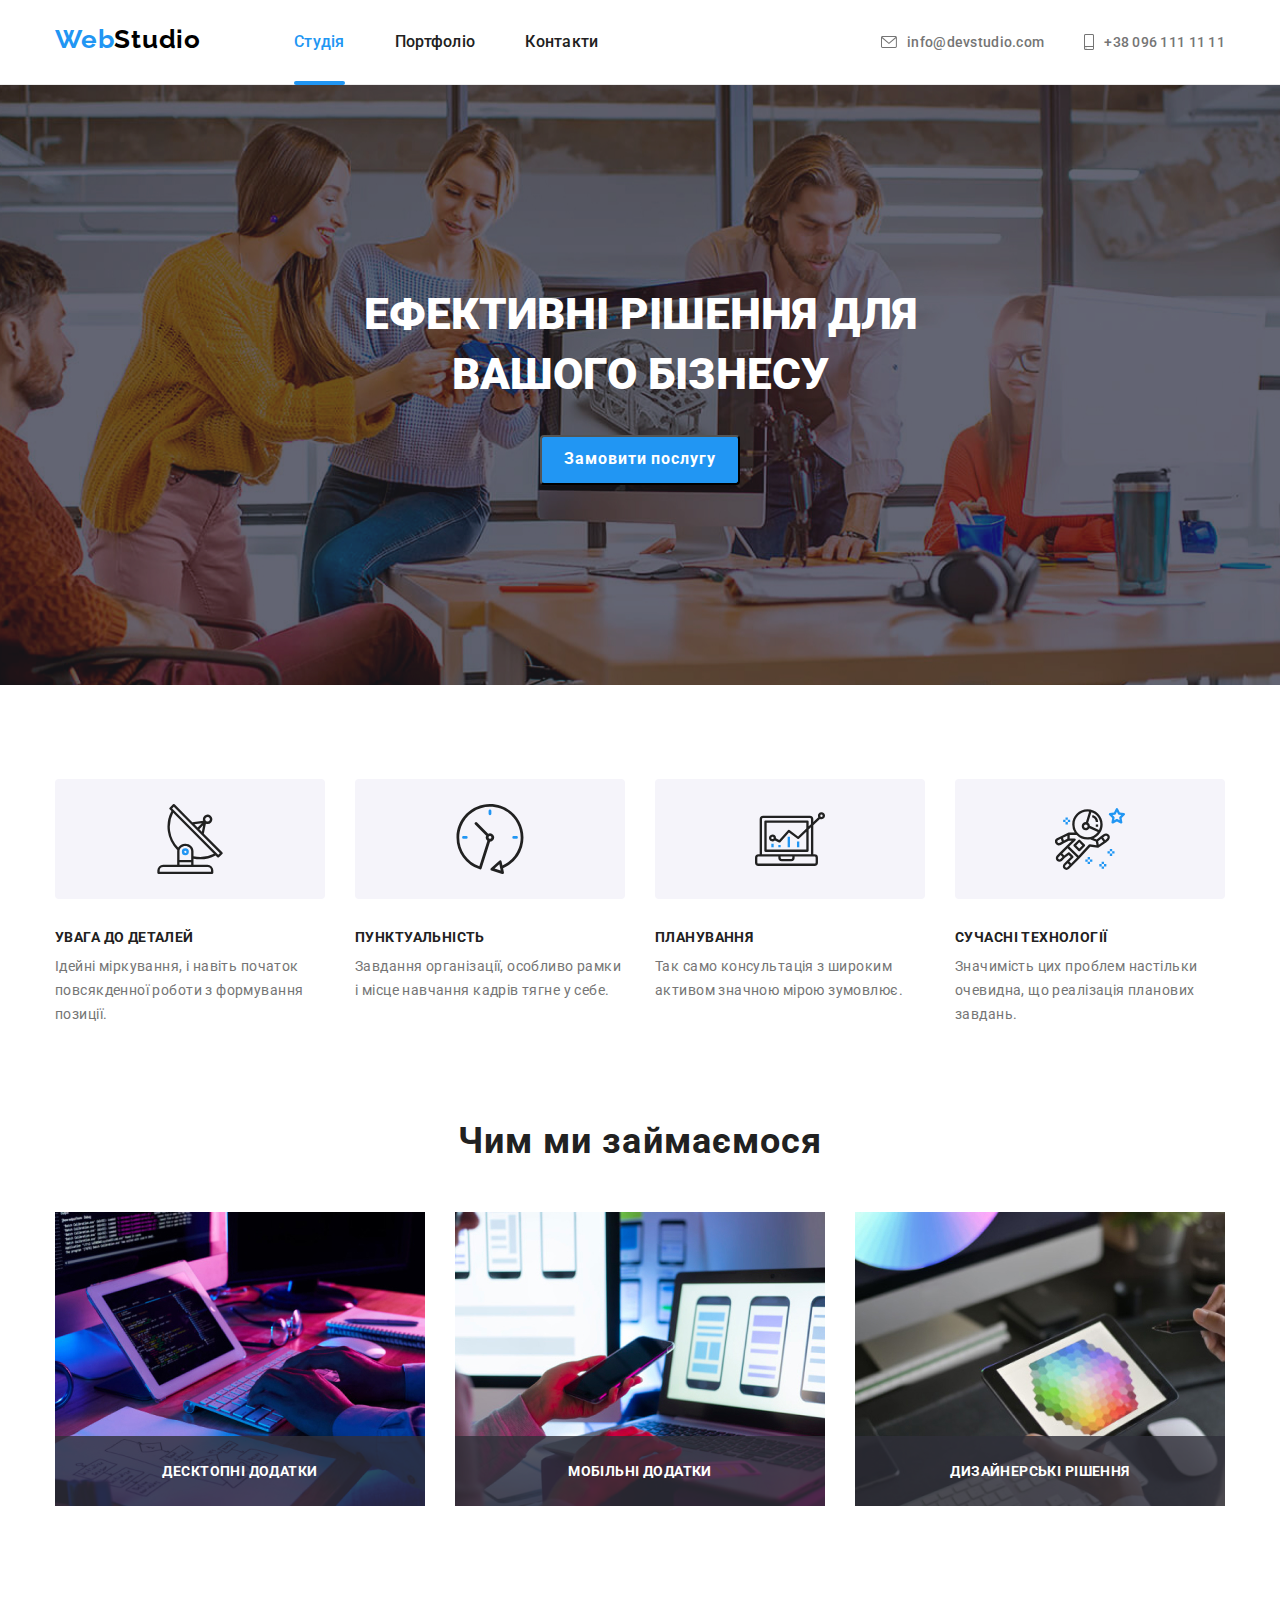
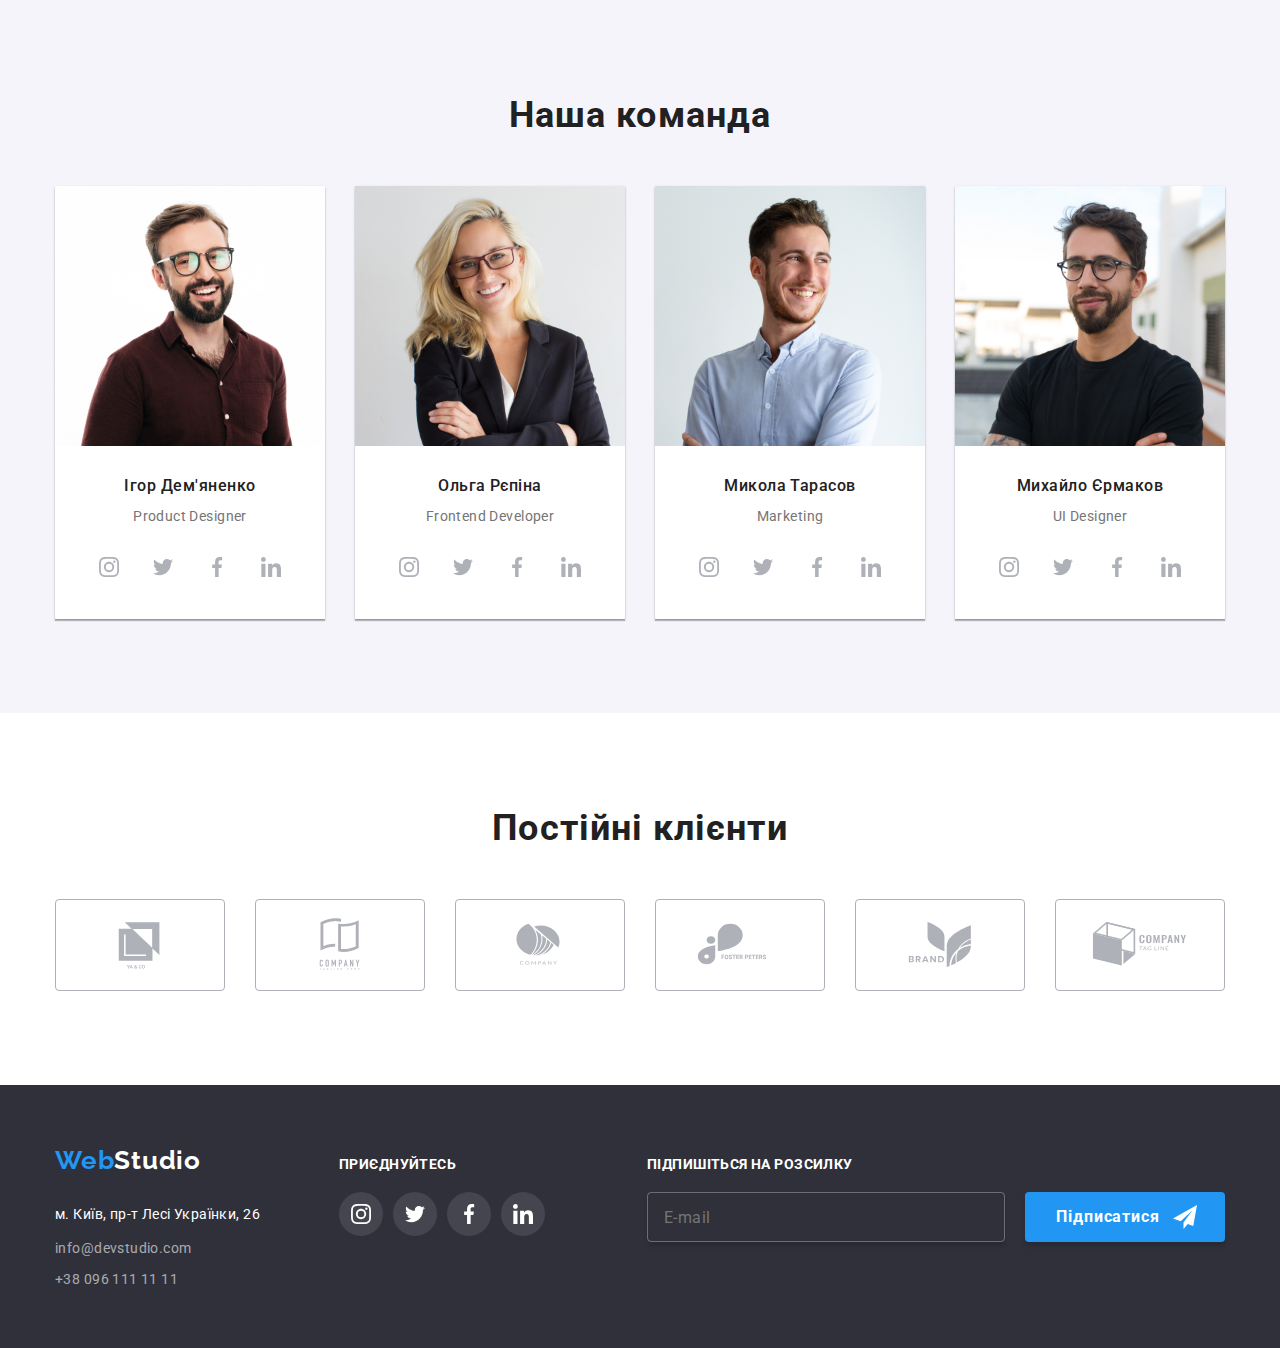
<file: index.html>
<!DOCTYPE html>
<html lang="uk">

<head>
  <meta charset="UTF-8">
  <meta name="viewport" content="width=device-width, initial-scale=1.0">
  <title>Web studio</title>
  <!-- Project-fonts -->
  <link rel="preconnect" href="https://fonts.googleapis.com">
  <link rel="preconnect" href="https://fonts.gstatic.com" crossorigin>
  <link href="https://fonts.googleapis.com/css2?family=Raleway:wght@700&family=Roboto:wght@400;500;700;900&display=swap"
    rel="stylesheet">
  <!-- Normalize -->
  <link rel="stylesheet"
    href="https://cdnjs.cloudflare.com/ajax/libs/modern-normalize/1.0.0/modern-normalize.min.css" />
  <!-- Custom-styles -->
  <link rel="stylesheet" href="./css/styles.css">
</head>

<body>
  <!-- Header -->
  <header class="header">
    <div class="container header-container">
      <nav class="navgition">
        <a class="logo-link" href="./index.html">Web<span class="logo-span">Studio</span></a>
        <ul class="list-item">
          <li class="item-navigation"><a class="link-navigation activate current" href="./index.html">Студія</a></li>
          <li class="item-navigation"><a class="link-navigation" href="./portfolio.html">Портфоліо</a></li>
          <li class="item-navigation"><a class="link-navigation" href="">Контакти</a></li>
        </ul>
      </nav>
      <!-- Header-contacts -->
      <ul class="list-contacts">
        <li class="item-navigation-contacts">
          <a class="link-contacts" href="mailto:info@devstudio.com">
            <svg class="header-icons" width="16" height="12">
              <use href="./images/icons.svg#icon-envelope"></use>
            </svg>
            info@devstudio.com</a>
        </li>
        <li class="item-navigation-contacts">
          <a class="link-contacts" href="tel:+380961111111">
            <svg class="header-icons" width="10" height="16">
              <use href="./images/icons.svg#icon-smartphone"></use>
            </svg>+38 096 111 11 11</a>
        </li>
      </ul>
    </div>
  </header>
  <main>
    <!-- Section-hero -->
    <section class="hero">
      <div class="container hero-container">
        <h1 class="hero-title">Ефективні рішення для вашого бізнесу</h1>
        <button class="btn" type="button" data-modal-open>Замовити послугу</button>
        <div class="backdrop is-hidden" data-modal>
          <div class="modal-wraper">
            <button class="modal-btn" data-modal-close>
              <svg class="icons-modal" width="18" height="18">
                <use href="./images/icons.svg#icon-close-black"></use>
              </svg>
            </button>
            <form class="modal-form">
              <p class="form-modal-title">Залиште свої дані, ми вам передзвонимо</p>
              <div class="form-field">
                <label class="modal-form-label" for="user-name">Ім'я</label>
                <input class="modal-form-input" type="text" name="user-name" id="user-name">
                <svg class="modal-form-icons" width="18" height="18">
                  <use href="./images/icons.svg#icon-person-black-icon"></use>
                </svg>
              </div>
              <div class="form-field">
                <label class="modal-form-label" for="phone">Телефон</label>
                <input class="modal-form-input" type="tel" name="phone" id="phone">
                <svg class="modal-form-icons" width="18" height="18">
                  <use href="./images/icons.svg#icon-phone-black-icon"></use>
                </svg>
              </div>
              <div class="form-field">
                <label class="modal-form-label" for="email">Пошта</label>
                <input class="modal-form-input" type="email" name="email" id="email">
                <svg class="modal-form-icons" width="18" height="18">
                  <use href="./images/icons.svg#icon-email-icon"></use>
                </svg>
              </div>
              <div class="form-field">
                <label class="modal-form-label" for="textarea">Коментар</label>
                <textarea class="modal-form-text" name="Коментар" cols="30" rows="10" id="textarea"
                  placeholder="Введіть текст"></textarea>
              </div>
              <label class="form-policy-group">
                <input class="checkbox" name="checkbox" type="checkbox">
                <span class="icon-checkbox"></span>
                <span class="custom-checkbox">
                  <svg class="custom-checkbox-icon" width="16" height="15">
                    <use href="./images/icons.svg#icon-check"></use>
                  </svg>
                </span>
                <span class="form-policy-desc">Погоджуюся з розсилкою та приймаю</span>
                <a class="form-policy-link" href="">
                  Умови
                  договору</a>
              </label>
              <button class="btn-modal-form" type="submit">Відправити</button>
            </form>
          </div>
        </div>
      </div>
    </section>
    <!-- Section-features -->
    <section class="section features">
      <div class="container">
        <ul class="list-features">
          <li class="features-group">
            <div class="features-item">
              <svg class="features-icons" width="70" height="70">
                <use href="./images/icons.svg#icon-antenna"></use>
              </svg>
            </div>
            <h3 class="uppertitle">УВАГА ДО ДЕТАЛЕЙ</h3>
            <p class="subtitle">Ідейні міркування, і навіть початок повсякденної роботи з формування позиції.</p>
          </li>
          <li class="features-group">
            <div class="features-item">
              <svg class="features-icons" width="70" height="70">
                <use href="./images/icons.svg#icon-clock"></use>
              </svg>
            </div>
            <h3 class="uppertitle">ПУНКТУАЛЬНІСТЬ</h3>
            <p class="subtitle">Завдання організації, особливо рамки і місце навчання кадрів тягне у себе.</p>
          </li>
          <li class="features-group">
            <div class="features-item">
              <svg class="features-icons" width="70" height="70">
                <use href="./images/icons.svg#icon-diagram"></use>
              </svg>
            </div>
            <h3 class="uppertitle">ПЛАНУВАННЯ</h3>
            <p class="subtitle">Так само консультація з широким активом значною мірою зумовлює.</p>
          </li>
          <li class="features-group">
            <div class="features-item">
              <svg class="features-icons" width="70" height="70">
                <use href="./images/icons.svg#icon-astronaut"></use>
              </svg>
            </div>
            <h3 class="uppertitle">СУЧАСНІ ТЕХНОЛОГІЇ</h3>
            <p class="subtitle">Значимість цих проблем настільки очевидна, що реалізація планових завдань.</p>
          </li>
        </ul>
      </div>
    </section>
    <!-- Section-gallery -->
    <section class="section gallery">
      <div class="container">
        <h2 class="title">Чим ми займаємося</h2>
        <ul class="list-gallery">
          <li class="gallery-item"><img class="gallery-card" src="./images/gallery-img-1.jpg" alt="пише код на планшеті"
              width="370" height="294">
            <p class="gallery-title">Десктопні додатки</p>
          </li>
          <li class="gallery-item"><img class="gallery-card" src="./images/gallery-img-2.jpg"
              alt="пише код для android або ios" width="370" height="294">
            <p class="gallery-title">Мобільні додатки</p>
          </li>
          <li class="gallery-item"><img class="gallery-card" src="./images/gallery-img-3.jpg" alt="стилизуе код"
              width="370" height="294">
            <p class="gallery-title">Дизайнерські рішення
            </p>
          </li>
        </ul>
      </div>
    </section>
    <!-- Section-team -->
    <section class="section team">
      <div class="container team">
        <h2 class="title">Наша команда</h2>
        <ul class="list-team">
          <li class="item-navigation-team">
            <img class="team-img" src="./images/team-img-1.jpg" alt="Ігор Дем'яненко" width="270" height="260">
            <div class="team-card">
              <h3 class="uppertitle-team">Ігор Дем'яненко</h3>
              <p class="subtitle-team">Product Designer</p>
              <ul class="socials-list">
                <li class="socials-item">
                  <a class="socials-link" href="" target="_blank" aria-label="instagram">
                    <svg class="socials-icons" width="20" height="20">
                      <use href="./images/icons.svg#icon-instagram"></use>
                    </svg>
                  </a>
                </li>
                <li class="socials-item">
                  <a class="socials-link" href="" target="_blank" aria-label="twitter">
                    <svg class="socials-icons" width="20" height="20">
                      <use href="./images/icons.svg#icon-twitter"></use>
                    </svg>
                  </a>
                </li>
                <li class="socials-item">
                  <a class="socials-link" href="" target="_blank" aria-label="facebook">
                    <svg class="socials-icons" width="20" height="20">
                      <use href="./images/icons.svg#icon-facebook"></use>
                    </svg>
                  </a>
                </li>
                <li class="socials-item">
                  <a class="socials-link" href="" target="_blank" aria-label="linkedin">
                    <svg class="socials-icons" width="20" height="20">
                      <use href="./images/icons.svg#icon-linkedin"></use>
                    </svg>
                  </a>
                </li>
              </ul>
            </div>
          </li>
          <li class="item-navigation-team">
            <img class="team-img" src="./images/team-img-2.jpg" alt="Ольга Рєпіна" width="270" height="260">
            <div class="team-card">
              <h3 class="uppertitle-team">Ольга Рєпіна</h3>
              <p class="subtitle-team">Frontend Developer</p>
              <ul class="socials-list">
                <li class="socials-item">
                  <a class="socials-link" href="" target="_blank" aria-label="instagram">
                    <svg class="socials-icons" width="20" height="20">
                      <use href="./images/icons.svg#icon-instagram"></use>
                    </svg>
                  </a>
                </li>
                <li class="socials-item">
                  <a class="socials-link" href="" target="_blank" aria-label="twitter">
                    <svg class="socials-icons" width="20" height="20">
                      <use href="./images/icons.svg#icon-twitter"></use>
                    </svg>
                  </a>
                </li>
                <li class="socials-item">
                  <a class="socials-link" href="" target="_blank" aria-label="facebook">
                    <svg class="socials-icons" width="20" height="20">
                      <use href="./images/icons.svg#icon-facebook"></use>
                    </svg>
                  </a>
                </li>
                <li class="socials-item">
                  <a class="socials-link" href="" target="_blank" aria-label="linkedin">
                    <svg class="socials-icons" width="20" height="20">
                      <use href="./images/icons.svg#icon-linkedin"></use>
                    </svg>
                  </a>
                </li>
              </ul>
            </div>
          </li>
          <li class="item-navigation-team">
            <img class="team-img" src="./images/team-img-3.jpg" alt="Микола Тарасов" width="270" height="260">
            <div class="team-card">
              <h3 class="uppertitle-team">Микола Тарасов</h3>
              <p class="subtitle-team">Marketing</p>
              <ul class="socials-list">
                <li class="socials-item">
                  <a class="socials-link" href="" target="_blank" aria-label="instagram">
                    <svg class="socials-icons" width="20" height="20">
                      <use href="./images/icons.svg#icon-instagram"></use>
                    </svg>
                  </a>
                </li>
                <li class="socials-item">
                  <a class="socials-link" href="" target="_blank" aria-label="twitter">
                    <svg class="socials-icons" width="20" height="20">
                      <use href="./images/icons.svg#icon-twitter"></use>
                    </svg>
                  </a>
                </li>
                <li class="socials-item">
                  <a class="socials-link" href="" target="_blank" aria-label="facebook">
                    <svg class="socials-icons" width="20" height="20">
                      <use href="./images/icons.svg#icon-facebook"></use>
                    </svg>
                  </a>
                </li>
                <li class="socials-item">
                  <a class="socials-link" href="" target="_blank" aria-label="linkedin">
                    <svg class="socials-icons" width="20" height="20">
                      <use href="./images/icons.svg#icon-linkedin"></use>
                    </svg>
                  </a>
                </li>
              </ul>
            </div>
          </li>
          <li class="item-navigation-team">
            <img class="team-img" src="./images/team-img-4.jpg" alt="Михайло Єрмаков" width="270" height="260">
            <div class="team-card">
              <h3 class="uppertitle-team">Михайло Єрмаков</h3>
              <p class="subtitle-team">UI Designer</p>
              <ul class="socials-list">
                <li class="socials-item">
                  <a class="socials-link" href="" target="_blank" aria-label="instagram">
                    <svg class="socials-icons" width="20" height="20">
                      <use href="./images/icons.svg#icon-instagram"></use>
                    </svg>
                  </a>
                </li>
                <li class="socials-item">
                  <a class="socials-link" href="" target="_blank" aria-label="twitter">
                    <svg class="socials-icons" width="20" height="20">
                      <use href="./images/icons.svg#icon-twitter"></use>
                    </svg>
                  </a>
                </li>
                <li class="socials-item">
                  <a class="socials-link" href="" target="_blank" aria-label="facebook">
                    <svg class="socials-icons" width="20" height="20">
                      <use href="./images/icons.svg#icon-facebook"></use>
                    </svg>
                  </a>
                </li>
                <li class="socials-item">
                  <a class="socials-link" href="" target="_blank" aria-label="linkedin">
                    <svg class="socials-icons" width="20" height="20">
                      <use href="./images/icons.svg#icon-linkedin"></use>
                    </svg>
                  </a>
                </li>
              </ul>
            </div>
          </li>
        </ul>
      </div>
    </section>
    <!-- Section-clients -->
    <section class="section clients">
      <div class="container">
        <h2 class="clients-title">Постійні клієнти</h2>
        <ul class="clients-list">
          <li class="clients-item"><a class="clients-link" href="">
              <svg class="cliens-icons" width="106" height="60">
                <use href="./images/icons.svg#icon-client-1"></use>
              </svg>
            </a>
          </li>
          <li class="clients-item"><a class="clients-link" href="">
              <svg class="cliens-icons" width="106" height="60">
                <use href="./images/icons.svg#icon-client-2"></use>
              </svg>
            </a>
          </li>
          <li class="clients-item"><a class="clients-link" href="">
              <svg class="cliens-icons" width="106" height="60">
                <use href="./images/icons.svg#icon-client-3"></use>
              </svg>
            </a>
          </li>
          <li class="clients-item"><a class="clients-link" href="">
              <svg class="cliens-icons" width="106" height="60">
                <use href="./images/icons.svg#icon-client-4"></use>
              </svg>
            </a>
          </li>
          <li class="clients-item"><a class="clients-link" href="">
              <svg class="cliens-icons" width="106" height="60">
                <use href="./images/icons.svg#icon-client-5"></use>
              </svg>
            </a>
          </li>
          <li class="clients-item"><a class="clients-link" href="">
              <svg class="cliens-icons" width="106" height="60">
                <use href="./images/icons.svg#icon-client-6"></use>
              </svg>
            </a>
          </li>
        </ul>
      </div>
    </section>
  </main>
  <!-- Footer -->
  <footer class="footer">
    <div class="container footer-socials">
      <div class="footer-container">
        <a class="logo-link-footer" href="./index.html">Web<span class="logo-footer-span">Studio</span></a>
        <address>
          <!-- Adrdress-footer -->
          <p class="address">м. Київ, пр-т Лесі Українки, 26</p>
          <ul class="list">
            <li class="address-item-navigation"> <a class="link-footer"
                href="mailto:info@devstudio.com">info@devstudio.com</a></li>
            <li class="address-item-navigation"> <a class="link-footer" href="tel:+380961111111">+38 096 111 11 11</a>
            </li>
          </ul>
        </address>
      </div>
      <!-- Footer-socials-icons -->
      <div class="footer-container-icons">
        <p class="uppertitle-socials">приєднуйтесь</p>
        <ul class="footer-icons-list">
          <li class="footer-icons-item">
            <a class="footer-link-icons" href="" target="_blank" aria-label="">
              <svg class="footer-icons" width="20" height="20">
                <use href="./images/icons.svg#icon-instagram"></use>
              </svg>
            </a>
          </li>
          <li class="footer-icons-item">
            <a class="footer-link-icons" href="" target="_blank" aria-label="">
              <svg class="footer-icons" width="20" height="20">
                <use href="./images/icons.svg#icon-twitter"></use>
              </svg>
            </a>
          </li>
          <li class="footer-icons-item">
            <a class="footer-link-icons" href="" target="_blank" aria-label="">
              <svg class="footer-icons" width="20" height="20">
                <use href="./images/icons.svg#icon-facebook"></use>
              </svg>
            </a>
          </li>
          <li class="footer-icons-item">
            <a class="footer-link-icons" href="" target="_blank" aria-label="">
              <svg class="footer-icons" width="20" height="20">
                <use href="./images/icons.svg#icon-linkedin"></use>
              </svg>
            </a>
          </li>
        </ul>
      </div>
      <!-- Form footer -->
      <div class="form-footer">
        <p class="form-footer-title">Підпишіться на розсилку</p>
        <form class="subscription-form" name="subscription-form">
          <input class="form-input" type="email" name="email" placeholder="E-mail">
          <div class="btn-container">
            <button class="btn-subscription" type="submit">Підписатися</button>
            <svg class="subscription-icons" width="24" height="24">
              <use href="./images/icons.svg#icon-icon-send"></use>
            </svg>
          </div>
        </form>
      </div>
    </div>
  </footer>
  <script src="./js/modal.js"></script>
</body>

</html>
</file>
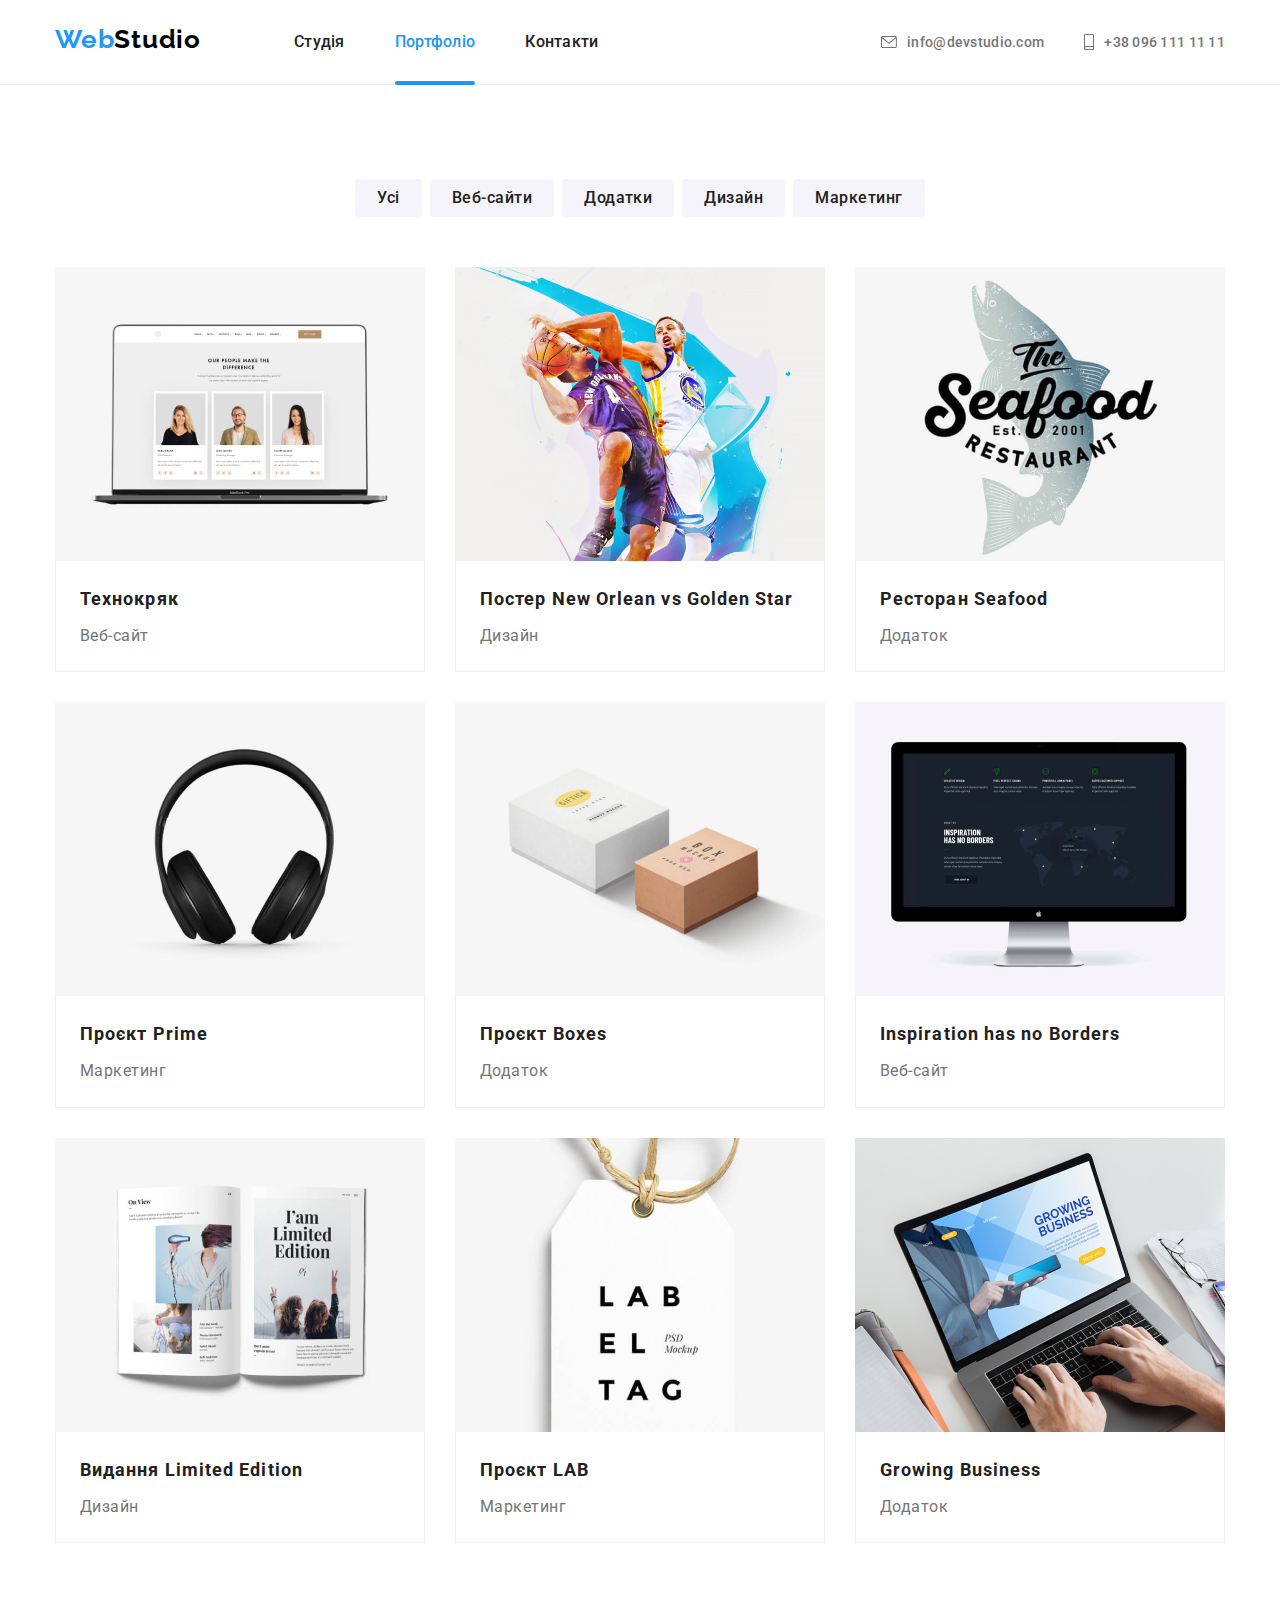
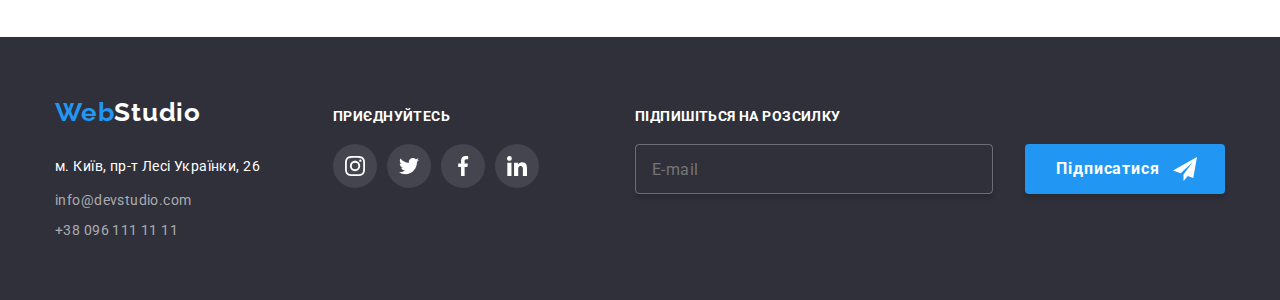
<file: portfolio.html>
<!DOCTYPE html>
<html lang="en">

<head>
  <meta charset="UTF-8">
  <meta name="viewport" content="width=device-width, initial-scale=1.0">
  <title>Web studio</title>
  <!-- Project-fonts -->
  <link rel="preconnect" href="https://fonts.googleapis.com">
  <link rel="preconnect" href="https://fonts.gstatic.com" crossorigin>
  <link href="https://fonts.googleapis.com/css2?family=Raleway:wght@700&family=Roboto:wght@400;500;700;900&display=swap"
    rel="stylesheet">
  <!-- Normalize -->
  <link rel="stylesheet"
    href="https://cdnjs.cloudflare.com/ajax/libs/modern-normalize/1.0.0/modern-normalize.min.css" />
  <!-- Custom-styles -->
  <link rel="stylesheet" href="./css/styles.css">
</head>

<body>
  <!-- Header -->
  <header class="header">
    <div class="container header-container">
      <nav class="navgition">
        <a class="logo-link" href="./index.html">Web<span class="logo-span">Studio</span></a>
        <ul class="list-item">
          <li class="item-navigation"><a class="link-navigation" href="./index.html">Студія</a></li>
          <li class="item-navigation"><a class="link-navigation activate current" href="./portfolio.html">Портфоліо</a>
          </li>
          <li class="item-navigation"><a class="link-navigation" href="">Контакти</a></li>
        </ul>
      </nav>
      <!-- Header-contacts -->
      <ul class="list-contacts">
        <li class="item-navigation-contacts">
          <a class="link-contacts" href="mailto:info@devstudio.com">
            <svg class="header-icons" width="16" height="12">
              <use href="./images/icons.svg#icon-envelope"></use>
            </svg>
            info@devstudio.com</a>
        </li>
        <li class="item-navigation-contacts">
          <a class="link-contacts" href="tel:+380961111111">
            <svg class="header-icons" width="10" height="16">
              <use href="./images/icons.svg#icon-smartphone"></use>
            </svg>+38 096 111 11 11</a>
        </li>
      </ul>
    </div>
  </header>

  <main>
    <!-- Section-portfolio -->
    <section class="section portfolio">
      <div class="container">
        <ul class="list-filters">
          <li class="title-btn"><button class="btn-filters" type="button">Усі</button></li>
          <li class="title-btn"><button class="btn-filters" type="button">Веб-сайти </button></li>
          <li class="title-btn"><button class="btn-filters" type="button">Додатки</button></li>
          <li class="title-btn"><button class="btn-filters" type="button">Дизайн</button></li>
          <li class="title-btn"><button class="btn-filters" type="button">Маркетинг</button></li>
        </ul>
        <ul class="list-portfolio">
          <li class="item-portfolio"> <a class="portfolio-link" href="">
              <div class="container-img">
                <img class="img-portfolio" src="./images/portfolio-img-1.jpg" alt="ноутбук" width="370" height="294">
                <p class="portfolio-title">Ресурс пропонує комплексні пропозиції з різним рівнем функціоналу та
                  сервісів.
                  Все це дозволить відвідувачу отримати вичерпні відомості про компанію чи приватну особу.</p>
              </div>
              <div class="item-pf">
                <h3 class="uppertitle-portfolio">Технокряк</h3>
                <p class="subtitle-portfolio">Веб-сайт</p>
              </div>
            </a>
          </li>
          <li class="item-portfolio"> <a class="portfolio-link" href="">
              <div class="container-img">
                <img class="img-portfolio" src="./images/portfolio-img-2.jpg" alt="двоє грають в баскетбол" width="370"
                  height="294">
                <p class="portfolio-title overlay">Ресурс пропонує комплексні пропозиції з різним рівнем функціоналу та
                  сервісів.
                  Все це дозволить відвідувачу отримати вичерпні відомості про компанію чи приватну особу.</p>
              </div>
              <div class="item-pf">
                <h3 class="uppertitle-portfolio">Постер New Orlean vs Golden Star</h3>
                <p class="subtitle-portfolio">Дизайн</p>
              </div>
            </a>
          </li>
          <li class="item-portfolio"> <a class="portfolio-link" href="">
              <div class="container-img">
                <img class="img-portfolio" src="./images/portfolio-img-3.jpg" alt="логотип ресторану з рибою"
                  width="370" height="294">
                <p class="portfolio-title overlay">Ресурс пропонує комплексні пропозиції з різним рівнем функціоналу та
                  сервісів.
                  Все це дозволить відвідувачу отримати вичерпні відомості про компанію чи приватну особу.</p>
              </div>
              <div class="item-pf">
                <h3 class="uppertitle-portfolio">Ресторан Seafood</h3>
                <p class="subtitle-portfolio">Додаток</p>
              </div>
            </a>
          </li>
          <li class="item-portfolio"> <a class="portfolio-link" href="">
              <div class="container-img">
                <img class="img-portfolio" src="./images/portfolio-img-4.jpg" alt="Навушники" width="370" height="294">
                <p class="portfolio-title overlay">Ресурс пропонує комплексні пропозиції з різним рівнем функціоналу та
                  сервісів.
                  Все це дозволить відвідувачу отримати вичерпні відомості про компанію чи приватну особу.</p>
              </div>
              <div class="item-pf">
                <h3 class="uppertitle-portfolio">Проєкт Prime</h3>
                <p class="subtitle-portfolio">Маркетинг</p>
              </div>
            </a>
          </li>
          <li class="item-portfolio"> <a class="portfolio-link" href="">
              <div class="container-img">
                <img class="img-portfolio" src="./images/portfolio-img-5.jpg" alt="дві коробки" width="370"
                  height="294">
                <p class="portfolio-title overlay">Ресурс пропонує комплексні пропозиції з різним рівнем функціоналу та
                  сервісів.
                  Все це дозволить відвідувачу отримати вичерпні відомості про компанію чи приватну особу.</p>
              </div>
              <div class="item-pf">
                <h3 class="uppertitle-portfolio">Проєкт Boxes</h3>
                <p class="subtitle-portfolio">Додаток</p>
              </div>
            </a>
          </li>
          <li class="item-portfolio"> <a class="portfolio-link" href="">
              <div class="container-img">
                <img class="img-portfolio" src="./images/portfolio-img-6.jpg" alt="монітор" width="370" height="294">
                <p class="portfolio-title overlay">Ресурс пропонує комплексні пропозиції з різним рівнем функціоналу та
                  сервісів.
                  Все це дозволить відвідувачу отримати вичерпні відомості про компанію чи приватну особу.</p>
              </div>
              <div class="item-pf">
                <h3 class="uppertitle-portfolio">Inspiration has no Borders</h3>
                <p class="subtitle-portfolio">Веб-сайт</p>
              </div>
            </a>
          </li>
          <li class="item-portfolio"><a class="portfolio-link" href="">
              <div class="container-img">
                <img class="img-portfolio" src="./images/portfolio-img-7.jpg" alt="книга" width="370" height="294">
                <p class="portfolio-title overlay">Ресурс пропонує комплексні пропозиції з різним рівнем функціоналу та
                  сервісів.
                  Все це дозволить відвідувачу отримати вичерпні відомості про компанію чи приватну особу.</p>
              </div>
              <div class="item-pf">
                <h3 class="uppertitle-portfolio">Видання Limited Edition</h3>
                <p class="subtitle-portfolio">Дизайн</p>
              </div>
            </a>
          </li>
          <li class="item-portfolio"><a class="portfolio-link" href="">
              <div class="container-img">
                <img class="img-portfolio" src="./images/portfolio-img-8.jpg" alt="ярлик" width="370" height="294">
                <p class="portfolio-title overlay">Ресурс пропонує комплексні пропозиції з різним рівнем функціоналу та
                  сервісів.
                  Все це дозволить відвідувачу отримати вичерпні відомості про компанію чи приватну особу.</p>
              </div>
              <div class="item-pf">
                <h3 class="uppertitle-portfolio">Проєкт LAB</h3>
                <p class="subtitle-portfolio">Маркетинг</p>
              </div>
            </a>
          </li>
          <li class="item-portfolio"><a class="portfolio-link" href="">
              <div class="container-img">
                <img class="img-portfolio" src="./images/portfolio-img-9.jpg" alt="ноутбук" width="370" height="294">
                <p class="portfolio-title overlay">Ресурс пропонує комплексні пропозиції з різним рівнем функціоналу та
                  сервісів.
                  Все це дозволить відвідувачу отримати вичерпні відомості про компанію чи приватну особу.</p>
              </div>
              <div class="item-pf">
                <h3 class="uppertitle-portfolio">Growing Business</h3>
                <p class="subtitle-portfolio">Додаток</p>
              </div>
            </a>
          </li>
        </ul>
      </div>
    </section>
  </main>
  <!-- Footer -->
  <footer class="footer">
    <div class="container footer-socials">
      <div class="footer-container">
        <a class="logo-link-footer" href="./index.html">Web<span class="logo-footer-span">Studio</span></a>
        <address>
          <!-- Adrdress-footer -->
          <p class="address">м. Київ, пр-т Лесі Українки, 26</p>
          <ul class="list">
            <li class="address-item-navigation"> <a class="link-footer"
                href="mailto:info@devstudio.com">info@devstudio.com</a></li>
            <li class="address-item-navigation"> <a class="link-footer" href="tel:+380961111111">+38 096 111 11 11</a>
            </li>
          </ul>
        </address>
      </div>
      <!-- Footer-socials-icons -->
      <div class="footer-container-icons">
        <p class="uppertitle-socials">приєднуйтесь</p>
        <ul class="footer-icons-list">
          <li class="footer-icons-item">
            <a class="footer-link-icons" href="" target="_blank" aria-label="">
              <svg class="footer-icons" width="20" height="20">
                <use href="./images/icons.svg#icon-instagram"></use>
              </svg>
            </a>
          </li>
          <li class="footer-icons-item">
            <a class="footer-link-icons" href="" target="_blank" aria-label="">
              <svg class="footer-icons" width="20" height="20">
                <use href="./images/icons.svg#icon-twitter"></use>
              </svg>
            </a>
          </li>
          <li class="footer-icons-item">
            <a class="footer-link-icons" href="" target="_blank" aria-label="">
              <svg class="footer-icons" width="20" height="20">
                <use href="./images/icons.svg#icon-facebook"></use>
              </svg>
            </a>
          </li>
          <li class="footer-icons-item">
            <a class="footer-link-icons" href="" target="_blank" aria-label="">
              <svg class="footer-icons" width="20" height="20">
                <use href="./images/icons.svg#icon-linkedin"></use>
              </svg>
            </a>
          </li>
        </ul>
      </div>
      <!-- Form footer -->
      <div class="form-footer">
        <p class="form-footer-title">Підпишіться на розсилку</p>
        <form class="subscription-form" name="subscription-form">
          <label class="form-group">
            <input class="form-input" type="email" name="email" id="email" placeholder="E-mail">
          </label>
          <div class="btn-container">
            <button class="btn-subscription" type="submit">Підписатися</button>
            <svg class="subscription-icons" width="24" height="24">
              <use href="./images/icons.svg#icon-icon-send"></use>
            </svg>
          </div>
        </form>
      </div>
    </div>
  </footer>
</body>

</html>
</file>
<file: css/styles.css>
:root {
  --main-font--: 'Roboto', sans-serif;
  --font-logo--: 'Raleway';
  --background-cl-black--: #2F303A;
  --white-cl--: #FFF;
  --black-cl--: #212121;
  --blue-cl--: #2196F3;
  --silver-cl--: #757575;
  --color-icons--: #AFB1B8;
  --animation-time--: 250ms cubic-bezier(0.4, 0, 0.2, 1);
}

body {
  background-color: var(--white-cl--);
  font-family: 'Roboto', sans-serif;
}

h1,
h2,
h3,
p {
  margin: 0;
}

ul,
ol {
  list-style: none;
  padding: 0;
  margin: 0;
}

a {
  text-decoration: none;
}

.container {
  width: 1200px;
  padding-left: 15px;
  padding-right: 15px;
  margin-left: auto;
  margin-right: auto;
}

.section {
  padding-top: 94px;
  padding-bottom: 94px;
}

/* Header */
.header {
  border-bottom: 1px solid #ECECEC;
  ;
}

.header-container {
  display: flex;
}

.navgition {
  display: flex;
}

.logo-link {
  color: var(--blue-cl--);
  font-family: var(--font-logo--);
  font-size: 26px;
  font-weight: 700;
  line-height: normal;
  letter-spacing: 0.78px;
  padding-top: 24px;
  padding-bottom: 25px;
  margin-right: 93px;
}

.logo-span {
  color: #000;
  font-family: var(--font-logo--);
  font-size: 26px;
  font-weight: 700;
  line-height: normal;
  letter-spacing: 0.78px;

}

.list-item {
  display: flex;
  align-items: center;
}

.item-navigation {
  position: relative;

}

.item-navigation:not(:last-child) {
  margin-right: 50px;
}


.link-navigation.activate {
  color: var(--blue-cl--);
  margin: 0;
}

.link-navigation {
  color: var(--black-cl--);
  font-weight: 500;
  line-height: normal;
  letter-spacing: 0.28px;
  padding-top: 32px;
  padding-bottom: 32px;
  transition: color var(--animation-time--);
}

.link-navigation:hover,
.link-navigation:focus {
  color: var(--blue-cl--);
}

.link-navigation.current::after {
  content: '';
  display: block;
  position: absolute;
  width: 100%;
  height: 4px;
  bottom: -32px;
  margin-bottom: -1px;
  border-radius: 2px;
  background: #2196F3;
}

/*  Header-contacts */
.list-contacts {
  display: flex;
  align-items: center;
  margin-left: auto;
}

.link-contacts {
  display: flex;
  align-items: center;
}

.header-icons {
  margin-top: 2px;
  margin-bottom: 2px;
  margin-right: 10px;
  fill: currentColor;
}


/* Header-contacts */

.item-navigation-contacts {
  margin-left: 40px;
}

.item-navigation-contacts:first-child {
  margin-left: 0;
}

.link-contacts {
  color: var(--silver-cl--);
  font-size: 14px;
  font-style: normal;
  font-weight: 500;
  line-height: normal;
  letter-spacing: 0.28px;
  padding-top: 32px;
  padding-bottom: 32px;
  transition: color var(--animation-time--);
}

.link-contacts:hover,
.link-contacts:focus {
  color: var(--blue-cl--);
}


/* Section-hero */

.hero {
  max-width: 1600px;
  margin-right: auto;
  margin-left: auto;
  background: rgba(47, 48, 58, 0.40);
  padding-top: 200px;
  padding-bottom: 200px;
  background-image: url(../images/Img\ Overlay.png), url(../images/hero-img.jpg);
  background-repeat: no-repeat;
  background-position: center;
  background-size: cover;
}

.hero-title {
  color: var(--white-cl--);
  text-align: center;
  font-size: 44px;
  font-weight: 900;
  line-height: 1.36;
  text-transform: uppercase;
  width: 696px;
  margin-left: auto;
  margin-right: auto;
  margin-bottom: 30px;
}

.btn {
  display: flex;
  align-items: center;
  justify-content: space-around;
  border-radius: 4px;
  background: var(--blue-cl--);
  box-shadow: 0px 4px 4px 0px rgba(0, 0, 0, 0.15);
  color: var(--white-cl--);
  text-align: center;
  font-size: 16px;
  font-weight: 700;
  line-height: 1.9;
  letter-spacing: 0.96px;
  width: 200px;
  height: 50px;
  margin-left: auto;
  margin-right: auto;
  cursor: pointer;
  transition: color var(--animation-time--), bacground var(--animation-time--);

}

.btn:hover,
.btn:focus {
  color: var(--white-cl--);
  background: #188CE8;
}

/*Backdrop */
.backdrop {
  background-color: rgba(0, 0, 0, 0.3);
  position: fixed;
  width: 100%;
  height: 100%;
  top: 0;
  left: 0;
  z-index: 100;
  opacity: 1;
  transition: opacity var(--animation-time--), visibility var(--animation-time--);
}

.backdrop.is-hidden {
  opacity: 0;
  visibility: inherit;
  pointer-events: none;
}

.backdrop.is-hidden .modal-wraper {
  transform: translate(-50%, -50%) scale(0.8);
}

/* Modal-wraper */
.modal-wraper {
  display: block;
  position: absolute;
  border-radius: 4px;
  background: #FFF;
  box-shadow: 0px 2px 1px 0px rgba(0, 0, 0, 0.20), 0px 1px 1px 0px rgba(0, 0, 0, 0.14), 0px 1px 3px 0px rgba(0, 0, 0, 0.12);
  top: 50%;
  left: 50%;
  width: 528px;

  opacity: 1;
  transform: translate(-50%, -50%) scale(1.0);
  transition: transform var(--animation-time--);
  padding: 40px;

}

.modal-btn {
  position: absolute;
  top: 8px;
  right: 8px;
  display: block;
  width: 30px;
  height: 30px;
  padding: 6px;
  border-radius: 50%;
  border-color: rgba(0, 0, 0, 0.10);
  background-color: var(--white-cl--);
  cursor: pointer;
  transition: fill var(--animation-time--);
}

.modal-btn:hover .icons-modal,
.modal-btn:focus .icons-modal {
  fill: var(--blue-cl--);
}

.icons-modal {
  width: 100%;
  height: 100%;

  fill: var(--black-cl--);
  transition: fill var(--animation-time--);
}

/* Modal-form */
.modal-form {
  width: 448px;
}

.form-modal-title {
  display: block;
  color: #212121;
  text-align: center;
  font-size: 20px;
  font-weight: 700;
  line-height: normal;
  letter-spacing: 0.6px;
  padding-bottom: 12px;
}

.form-field {
  position: relative;
  margin-bottom: 10px;
}


.modal-form-label {
  display: block;
  margin-bottom: 4px;
  color: #757575;
  font-size: 12px;
  font-weight: 400;
  line-height: normal;
  letter-spacing: 0.12px;
  cursor: pointer;
}

.modal-form-input {
  display: block;
  width: 100%;
  padding: 11px 42px;
  border-radius: 4px;
  border: 1px solid rgba(33, 33, 33, 0.20);
  cursor: pointer;
  transition: border-color var(--animation-time--);
  margin-bottom: 10px;
}


.modal-form-input:hover,
.modal-form-input:focus {
  outline: 0;
  border-color: #188CE8;
}

.modal-form-input:hover~.modal-form-icons,
.modal-form-input:focus~.modal-form-icons {
  fill: #188CE8;

}

.modal-form-icons {
  position: absolute;
  display: block;
  top: 50%;
  left: 12px;
  transition: fill var(--animation-time--);
}

.modal-form-icons:hover,
.modal-form-icons:focus {
  fill: #188CE8;
}

.modal-form-text {
  resize: none;
  width: 100%;
  height: 120px;
  padding: 12px 16px;
  margin-bottom: 20px;
  display: block;
  border-radius: 4px;
  border: 1px solid rgba(33, 33, 33, 0.20);
}

.modal-form-text:focus {
  outline: 0;
}

.modal-form-text:placeholder-shown {
  color: rgba(117, 117, 117, 0.50);
  font-size: 12px;
  font-weight: 400;
  line-height: normal;
  letter-spacing: 0.12px;
}

/* Checkbox */
.form-policy-group {
  display: flex;
  align-items: baseline;
  position: relative;
  margin: 0;
}

.checkbox {
  opacity: 0;
  margin-left: 14px;
}

.checkbox:checked+.icon-checkbox {
  background-color: var(--blue-cl--);
  border: 0;
}

.checkbox:focus+.icon-checkbox {
  outline: solid 1px;
}

.checkbox:checked:focus+.icon-checkbox {
  outline: solid 1px var(--blue-cl--);
}

.icon-checkbox {
  position: absolute;
  top: 50%;
  left: 12px;
  transform: translateY(-50%);
  display: flex;
  width: 16px;
  height: 15px;
  border: 2px solid black;
  border-radius: 2px;
}

.custom-checkbox-icon {
  position: absolute;
  display: block;
  top: 50%;
  left: 12px;
  transform: translateY(-50%);
  border-radius: 2px;
  padding: 2px;
}

.form-policy-desc {
  display: block;
  margin-left: 7px;
  color: #757575;
  font-size: 14px;
  font-weight: 400;
  line-height: 1.7;
  letter-spacing: 0.42px;
}

.form-policy-link {
  display: block;
  margin-left: 4px;
  color: #2196F3;
  font-size: 14px;
  font-weight: 400;
  line-height: 1.7;
  letter-spacing: 0.42px;
  text-decoration-line: underline;
}

.btn-modal-form {
  display: block;
  width: 200px;
  height: 50px;
  margin-top: 30px;
  padding-top: 0;
  padding-bottom: 0;
  margin-left: auto;
  margin-right: auto;
  border-radius: 4px;
  background: #2196F3;
  box-shadow: 0px 4px 4px 0px rgba(0, 0, 0, 0.15);
  border: 0;
  color: #FFF;
  text-align: center;
  font-size: 16px;
  font-weight: 700;
  line-height: 1.9;
  letter-spacing: 0.96px;
  cursor: pointer;

}

/* Section-features */
.features-list {
  display: flex;
  gap: 30px;
}

.features-item {
  display: flex;
  justify-content: center;
  align-items: center;
  width: 270px;
  height: 120px;
  flex-shrink: 0;
  border-radius: 4px;
  background: #F5F4FA;
  margin-bottom: 30px;

}

.section.features {
  padding-bottom: 0;
}

.list-features {
  display: flex;
}

.features-group {
  margin-right: 30px;
}

.features-group:last-child {
  margin-right: 0;
}


.uppertitle {
  color: var(--black-cl--);
  font-size: 14px;
  font-weight: 700;
  line-height: normal;
  letter-spacing: 0.42px;
  text-transform: uppercase;
  margin-bottom: 10px;
}

.subtitle {
  color: var(--silver-cl--);
  font-size: 14px;
  font-weight: 400;
  line-height: 1.71;
  letter-spacing: 0.42px;
  width: 270px;
}

/* Section-gallery */

.list-gallery {
  display: flex;
}

.gallery-item {}

.gallery-item:not(:last-child) {
  margin-right: 30px;
}

.gallery .gallery-item {
  position: relative;
  z-index: 0;

}

.gallery-card {
  display: block;
}

.gallery-title {
  display: block;
  position: absolute;
  left: 0;
  bottom: 0;
  width: 100%;
  padding-top: 27px;
  padding-bottom: 27px;
}


.gallery-title {
  color: #FFF;
  text-align: center;
  font-size: 14px;
  font-weight: 700;
  line-height: normal;
  letter-spacing: 0.42px;
  text-transform: uppercase;
  background: rgba(47, 48, 58, 0.80);
}

/* Section-team */


.container .list-team {
  display: flex;
}

.team {
  background: #F5F4FA;
}

.title {
  color: var(--black-cl--);
  text-align: center;
  font-size: 36px;
  font-weight: 700;
  line-height: normal;
  letter-spacing: 1.08px;
  margin-bottom: 50px;
}

.item-navigation-team {
  margin-right: 30px;
  box-shadow: 0px 2px 1px 0px rgba(0, 0, 0, 0.20), 0px 1px 1px 0px rgba(0, 0, 0, 0.14), 0px 1px 3px 0px rgba(0, 0, 0, 0.12);
}

.item-navigation-team:last-child {
  margin-right: 0;
}

.team-img {
  display: block;
}

.item-navigation-team {
  background-color: #fff;
}

.team-card {
  padding-top: 30px;
  padding-bottom: 30px;
}

.uppertitle-team {
  border-radius: 0px 0px 4px 4px;
  color: var(--black-cl--);
  text-align: center;
  font-size: 16px;
  font-weight: 500;
  line-height: normal;
  letter-spacing: 0.48px;
}

.subtitle-team {
  border-radius: 0px 0px 4px 4px;
  color: var(--silver-cl--);
  text-align: center;
  font-size: 14px;
  line-height: 1.71;
  letter-spacing: 0.42px;
  margin-top: 10px;
  margin-bottom: 16px;
}

.socials-list {
  display: flex;
  justify-content: center;
  align-items: center;
  gap: 10px;
}

.socials-item {
  display: flex;
  width: 44px;
  height: 44px;
}

.socials-link {
  display: flex;
  justify-content: center;
  align-items: center;
  width: 100%;
  height: 100%;
  border-radius: 50%;
  background-color: var(--white-cl--);
  transition: background var(--animation-time--);
}

.socials-link:hover,
.socials-link:focus {
  background-color: var(--blue-cl--);
}

.socials-link:hover svg,
.socials-link:focus svg {
  fill: var(--white-cl--);
}

.socials-icons {
  display: flex;
  justify-content: center;
  align-items: center;
  fill: var(--color-icons--);
  transition: fill var(--animation-time--);
}

/* Section-clients */
.clients-title {
  color: #212121;
  text-align: center;
  font-size: 36px;
  font-weight: 700;
  line-height: normal;
  letter-spacing: 1.08px;
  margin-bottom: 50px;
}

.clients-list {
  display: flex;
}

.clients-item {
  display: flex;
  justify-content: center;
  align-items: center;
  width: 170px;
  height: 92px;

}

.clients-link {
  display: flex;
  justify-content: center;
  align-items: center;
  width: 170px;
  height: 92px;
  border-radius: 4px;
  border: 1px solid #AFB1B8;
  transition: border var(--animation-time--);

}

.cliens-icons {
  fill: var(--color-icons--);
  transition: fill var(--animation-time--);
}

.clients-link:hover,
.clients-link:focus {
  border: 1px solid #2196F3;
}

.clients-link:hover svg,
.clients-link:focus svg {
  fill: var(--blue-cl--);
}

.clients-item:not(:last-child) {
  margin-right: 30px;
}

/* Footer */
.container.footer-socials {
  display: flex;

  align-items: baseline;
  justify-content: space-between;
}

.footer {
  display: flex;
  background: var(--background-cl-black--);
  padding-top: 60px;
  padding-bottom: 60px;
}

.footer-logo-list {
  display: flex;
}

.logo-link-footer {
  color: var(--blue-cl--);
  font-family: var(--font-logo--);
  font-size: 26px;
  font-weight: 700;
  line-height: normal;
  letter-spacing: 0.78px;
}

.logo-footer-span {
  color: var(--white-cl--);
  font-family: var(--font-logo--);
  font-size: 26px;
  font-weight: 700;
  line-height: normal;
  letter-spacing: 0.78px;
}

.address {
  color: var(--white-cl--);
  font-size: 14px;
  line-height: 1.71;
  letter-spacing: 0.42px;
  font-style: normal;
}

.address {
  margin-top: 28px;

}

.link-footer {
  color: rgba(255, 255, 255, 0.60);
  font-family: Roboto;
  font-size: 14px;
  font-style: normal;
  line-height: 1.14;
  letter-spacing: 0.42px;
  text-decoration: none;
  transition: color var(--animation-time--);
}

.link-footer:hover,
.link-footer:focus {
  color: var(--blue-cl--);
}

.list {
  margin-top: 12px;
}

.address-item-navigation:first-child {
  margin-bottom: 12px;
}

/* Footer socials icons */
.footer-container-icons {
  margin-left: 70px;
}

.footer-socials-icons {
  display: flex;
}

.footer-icons-list {
  display: flex;
  gap: 10px;
}

.footer-icons-item {
  display: flex;
}

.footer-link-icons {
  display: flex;
  justify-content: center;
  align-items: center;
  width: 44px;
  height: 44px;
  border-radius: 50%;
  background-color: #FFFFFF1A;
  transition: background var(--animation-time--);
}

.footer-link-icons:hover,
.footer-link-icons:focus {
  background-color: var(--blue-cl--);
}

.footer-icons {
  fill: var(--white-cl--);
}


.uppertitle-socials {
  display: flex;
  margin-bottom: 20px;
  color: #FFF;
  font-size: 14px;
  font-weight: 700;
  line-height: normal;
  letter-spacing: 0.42px;
  text-transform: uppercase;
}

/* Form footer */
.form-footer {

  margin-left: 93px;
}

.form-group {
  margin-right: 12px;
}

.form-footer-title {
  color: #FFF;
  font-size: 14px;
  font-weight: 700;
  line-height: normal;
  letter-spacing: 0.42px;
  text-transform: uppercase;
  margin-bottom: 20px;
}

.subscription-form {
  display: flex;
}

.form-input {
  width: 358px;
  height: 50px;
  background-color: transparent;
  border-radius: 4px;
  border: 1px solid rgba(255, 255, 255, 0.30);
  background: rgba(33, 150, 243, 0.00);
  box-shadow: 0px 4px 4px 0px rgba(0, 0, 0, 0.15);
  color: rgba(255, 255, 255, 0.60);
  font-size: 16px;
  font-weight: 400;
  line-height: 20px;
  letter-spacing: 0.48px;
  padding-left: 16px;
}

.form-input:placeholder-shown {
  padding-top: 15px;
  padding-bottom: 15px;
  padding-left: 16px;

}

.btn-container {
  position: relative;
  width: 200px;
  height: 50px;
  margin-left: 20px;
}

.btn-subscription {
  width: 100%;
  height: 100%;
  margin-right: 0;
  border-radius: 4px;
  background: #2196F3;
  box-shadow: 0px 4px 4px 0px rgba(0, 0, 0, 0.15);
  color: var(--white-cl--);
  text-align: center;
  font-size: 16px;
  font-weight: 700;
  line-height: 1.9;
  letter-spacing: 0.96px;
  border: none;
  padding-top: 10px;
  padding-bottom: 10px;
  padding-left: 28px;
  padding-right: 62px;
}

.subscription-icons {
  position: absolute;
  top: 50%;
  right: 28px;
  transform: translateY(-50%);
  fill: var(--white-cl--);
}

/*Portofolio html*/


/* Section-portfolio */
.container .list-filters {
  display: flex;
  justify-content: center;
}

.list-filters {
  margin-bottom: 50px;
}

.btn-filters {
  padding-top: 6px;
  padding-bottom: 6px;
  padding-right: 22px;
  padding-left: 22px;
  border-radius: 4px;
  background: #F5F4FA;
  color: var(--black-cl--);
  text-align: center;
  font-family: var(--main-font--);
  font-size: 16px;
  font-style: normal;
  font-weight: 500;
  line-height: 1.62;
  /* 162.5% */
  letter-spacing: 0.48px;
  border: none;
  cursor: pointer;

  transition: color var(--animation-time--), background var(--animation-time--), box-shadow var(--animation-time--);
}

.title-btn {
  margin-right: 8px;

}

.title-btn:last-child {
  margin-right: 0;

}

.btn-filters:hover,
.btn-filters:focus {
  background: var(--blue-cl--);
  box-shadow: 0px 2px 2px 0px rgba(0, 0, 0, 0.12), 0px 1px 2px 0px rgba(0, 0, 0, 0.08), 0px 3px 1px 0px rgba(0, 0, 0, 0.10);
  color: var(--white-cl--);
}


.portfolio-link {
  display: block;
  transition: box-shadow var(--animation-time--);
}

.portfolio-link:hover,
.portfolio-link:focus {
  box-shadow: 1px 4px 6px 0px rgba(0, 0, 0, 0.16), 0px 4px 4px 0px rgba(0, 0, 0, 0.06), 0px 1px 1px 0px rgba(0, 0, 0, 0.12);
}

.container .list-portfolio {
  display: flex;
  flex-wrap: wrap;
  gap: 30px;
}

.item-pf {
  padding: 20px 24px;
  border: 1px solid #EEE;
  border-width: 0 1px 1px 1px;
}

.container-img {
  position: relative;
  overflow: hidden;
  margin: 0 auto;
  display: block;
  width: 370px;
  height: 294px;
}

.img-portfolio {
  display: block;
}

.portfolio-title {
  position: absolute;
  top: 0;
  left: 0;
  width: 100%;
  height: 100%;
  background: rgba(33, 150, 243, 0.90);
  color: #FFF;
  font-size: 18px;
  font-weight: 400;
  line-height: 28px;
  letter-spacing: 0.54px;
  padding: 63px 24px;
  transform: translateY(100%);
  transition: var(--animation-time--);
}

.list-portfolio .portfolio-link:hover .portfolio-title,
.list-portfolio .portfolio-link:focus .portfolio-title {
  transform: translateY(0);
}


.uppertitle-portfolio {
  color: var(--black-cl--);
  font-size: 18px;
  font-weight: 700;
  line-height: 2;
  letter-spacing: 1.08px;

}

.subtitle-portfolio {
  color: var(--silver-cl--);
  font-size: 16px;
  line-height: 1.9;
  letter-spacing: 0.48px;
  margin-top: 4px;
}
</file>
